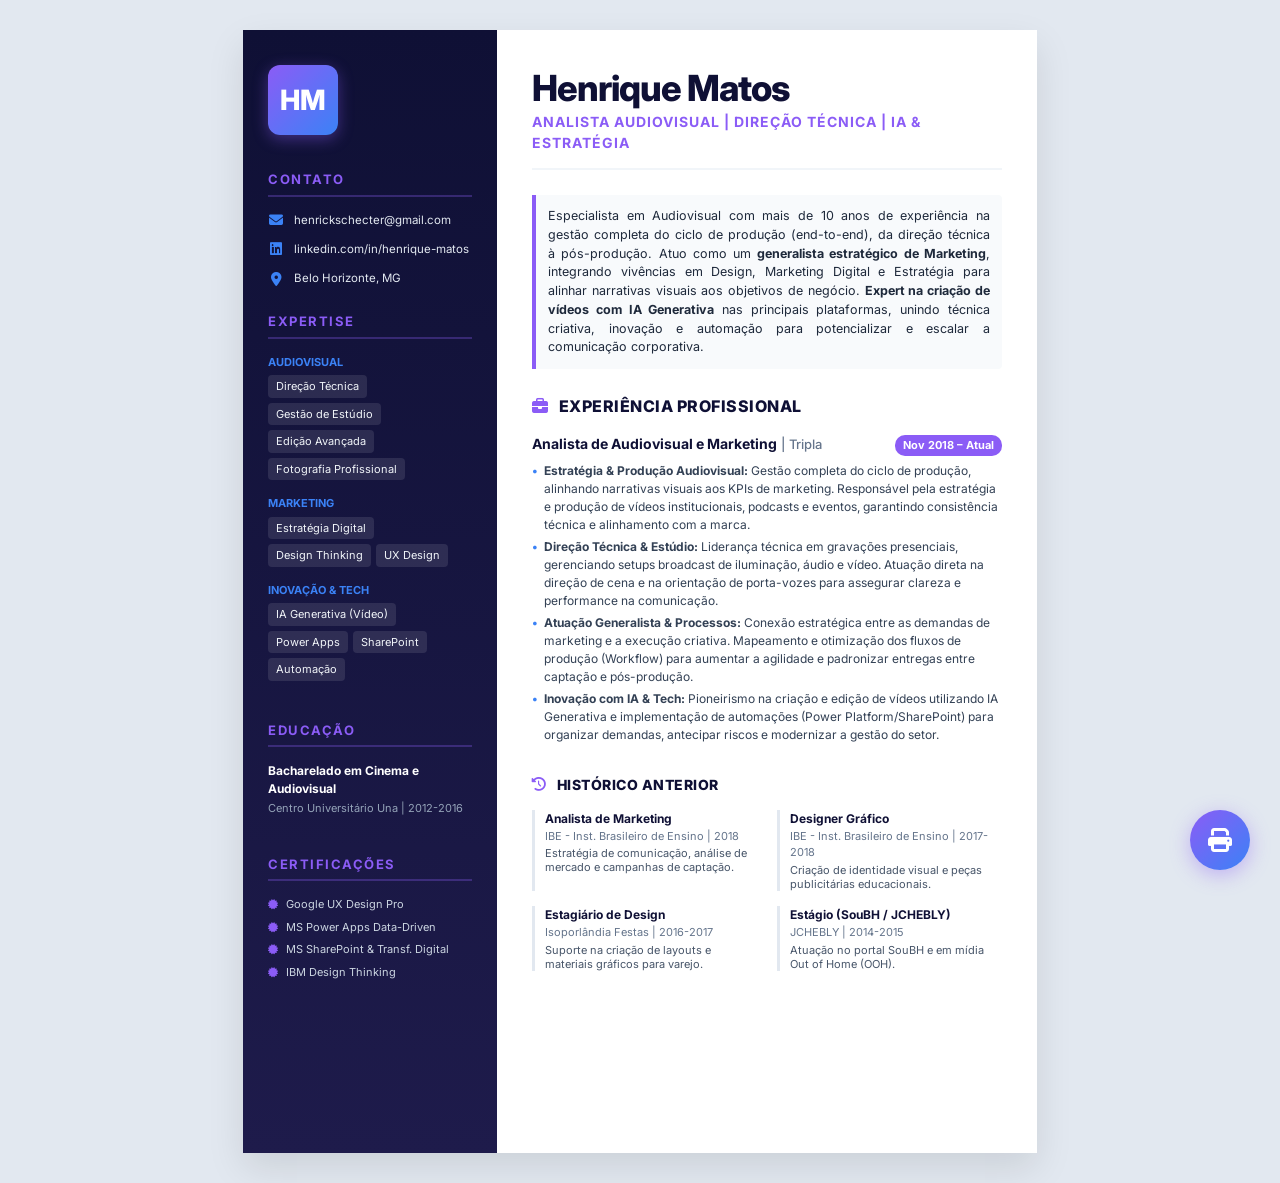
<file: curriculo2.html>
<!DOCTYPE html>
<html lang="pt-BR">
<head>
    <meta charset="UTF-8">
    <meta name="viewport" content="width=device-width, initial-scale=1.0">
    <title>Currículo Henrique Matos - Moderno</title>
    
    <!-- Fonte Inter (Sem Serifa, Moderna, Tech) -->
    <link rel="preconnect" href="https://fonts.googleapis.com">
    <link rel="preconnect" href="https://fonts.gstatic.com" crossorigin>
    <link href="https://fonts.googleapis.com/css2?family=Inter:wght@300;400;600;700;800&display=swap" rel="stylesheet">
    
    <!-- Ícones -->
    <link rel="stylesheet" href="https://cdnjs.cloudflare.com/ajax/libs/font-awesome/6.4.0/css/all.min.css">

    <style>
        :root {
            /* Paleta Azul e Roxo */
            --sidebar-bg: #0f1035; /* Azul Marinho Profundo / Roxo Escuro */
            --accent: #8b5cf6; /* Roxo Vibrante (Violet) */
            --accent-secondary: #3b82f6; /* Azul Tech */
            --text-main: #1e293b;
            --text-light: #64748b;
            --bg-body: #e2e8f0;
            --bg-paper: #ffffff;
        }

        * {
            box-sizing: border-box;
            margin: 0;
            padding: 0;
            -webkit-print-color-adjust: exact;
            print-color-adjust: exact;
        }

        body {
            background-color: var(--bg-body);
            font-family: 'Inter', sans-serif;
            color: var(--text-main);
            line-height: 1.5;
            display: flex;
            justify-content: center;
            padding: 30px 0;
            font-size: 13px; /* Tamanho otimizado para 1 página */
        }

        /* Configuração A4 */
        .resume-page {
            background-color: var(--bg-paper);
            width: 210mm;
            height: 297mm; /* Altura fixa A4 */
            box-shadow: 0 15px 35px rgba(0,0,0,0.1);
            position: relative;
            display: grid;
            grid-template-columns: 32% 68%; /* Sidebar mais estreita */
            overflow: hidden; /* Garante que nada vaze da página */
        }

        /* --- SIDEBAR (Esquerda) --- */
        .sidebar {
            background: linear-gradient(180deg, var(--sidebar-bg) 0%, #1e1b4b 100%);
            color: white;
            padding: 35px 25px;
            display: flex;
            flex-direction: column;
            gap: 25px;
        }

        .initials-logo {
            width: 70px;
            height: 70px;
            background: linear-gradient(135deg, var(--accent), var(--accent-secondary));
            color: white;
            border-radius: 12px;
            display: flex;
            align-items: center;
            justify-content: center;
            font-weight: 800;
            font-size: 28px;
            margin-bottom: 10px;
            box-shadow: 0 4px 15px rgba(139, 92, 246, 0.4);
        }

        .sidebar-section h3 {
            font-size: 13px;
            color: var(--accent);
            text-transform: uppercase;
            letter-spacing: 1.5px;
            font-weight: 700;
            margin-bottom: 15px;
            border-bottom: 2px solid rgba(139, 92, 246, 0.3);
            padding-bottom: 5px;
        }

        .contact-list {
            list-style: none;
            display: flex;
            flex-direction: column;
            gap: 12px;
        }

        .contact-list li {
            display: flex;
            align-items: center;
            gap: 10px;
            color: #e2e8f0;
            font-size: 11.5px;
        }

        .contact-list i {
            color: var(--accent-secondary);
            width: 16px;
            text-align: center;
            font-size: 14px;
        }

        .contact-list a {
            color: inherit;
            text-decoration: none;
        }

        /* Skill Tags */
        .skill-group { margin-bottom: 15px; }
        .skill-title { 
            font-size: 11px; 
            font-weight: 700; 
            color: var(--accent-secondary); 
            text-transform: uppercase; 
            margin-bottom: 5px; 
            display: block; 
        }
        .skill-tags { display: flex; flex-wrap: wrap; gap: 5px; }
        .tag {
            background: rgba(255,255,255,0.1);
            padding: 3px 8px;
            border-radius: 4px;
            font-size: 11px;
            color: #f1f5f9;
        }

        /* Education & Certs */
        .edu-item { margin-bottom: 12px; }
        .edu-degree { display: block; font-weight: 700; font-size: 12px; color: white; }
        .edu-school { font-size: 11px; color: #94a3b8; }
        
        .cert-list li {
            font-size: 11px;
            color: #cbd5e1;
            margin-bottom: 6px;
            display: flex;
            align-items: flex-start;
            gap: 8px;
        }
        .cert-list i { color: var(--accent); font-size: 10px; margin-top: 3px; }

        /* --- MAIN CONTENT (Direita) --- */
        .main-content {
            padding: 40px 35px;
            display: flex;
            flex-direction: column;
        }

        header {
            margin-bottom: 25px;
            border-bottom: 2px solid #f1f5f9;
            padding-bottom: 15px;
        }

        h1 {
            font-size: 36px;
            font-weight: 800;
            color: var(--sidebar-bg);
            line-height: 1;
            margin-bottom: 5px;
            letter-spacing: -1px;
        }

        .role-title {
            font-size: 14px;
            text-transform: uppercase;
            letter-spacing: 1px;
            color: var(--accent);
            font-weight: 700;
        }

        .summary {
            font-size: 12.5px;
            color: var(--text-main);
            margin-bottom: 25px;
            text-align: justify;
            background-color: #f8fafc;
            padding: 12px;
            border-left: 4px solid var(--accent);
            border-radius: 0 4px 4px 0;
        }

        .section-title {
            font-size: 16px;
            font-weight: 800;
            color: var(--sidebar-bg);
            text-transform: uppercase;
            letter-spacing: 0.5px;
            margin-bottom: 15px;
            display: flex;
            align-items: center;
            gap: 10px;
        }
        
        .section-title i { color: var(--accent); }

        /* Experience Layout */
        .job-item { margin-bottom: 18px; }
        
        .job-header {
            display: flex;
            justify-content: space-between;
            align-items: baseline;
            margin-bottom: 6px;
        }

        .job-role { font-weight: 700; font-size: 14px; color: var(--sidebar-bg); }
        .job-company { color: var(--text-light); font-weight: 500; font-size: 13px; }
        .job-date { 
            font-size: 11px; 
            font-weight: 700; 
            color: white; 
            background-color: var(--accent); 
            padding: 2px 8px; 
            border-radius: 10px; 
        }

        .job-desc ul { list-style: none; }
        .job-desc li {
            position: relative;
            padding-left: 12px;
            margin-bottom: 4px;
            font-size: 12px;
            color: #334155;
        }
        .job-desc li::before {
            content: "•";
            position: absolute;
            left: 0;
            color: var(--accent-secondary);
            font-weight: bold;
        }

        /* Compact Grid for Old Jobs */
        .compact-history {
            display: grid;
            grid-template-columns: 1fr 1fr;
            gap: 15px 20px;
            margin-top: 10px;
        }

        .compact-item {
            border-left: 3px solid #e2e8f0;
            padding-left: 10px;
        }
        
        .compact-role { font-weight: 700; font-size: 12px; color: var(--sidebar-bg); display: block;}
        .compact-details { font-size: 11px; color: var(--text-light); display: block; margin-bottom: 2px;}
        .compact-desc { font-size: 11px; color: #475569; line-height: 1.3;}

        /* Print Button */
        .print-btn {
            position: fixed;
            bottom: 30px;
            right: 30px;
            background: linear-gradient(135deg, var(--accent), var(--accent-secondary));
            color: white;
            border: none;
            width: 60px;
            height: 60px;
            border-radius: 50%;
            cursor: pointer;
            box-shadow: 0 5px 20px rgba(139, 92, 246, 0.4);
            display: flex;
            align-items: center;
            justify-content: center;
            font-size: 24px;
            transition: transform 0.2s;
            z-index: 1000;
        }
        .print-btn:hover { transform: scale(1.1); }

        @media print {
            body { padding: 0; background: none; }
            .resume-page { width: 100%; height: 100%; box-shadow: none; margin: 0; }
            .print-btn { display: none; }
        }
        @media (max-width: 768px) {
            .resume-page { grid-template-columns: 1fr; height: auto; }
            .sidebar, .main-content { padding: 30px; }
        }
    </style>
</head>
<body>

    <button class="print-btn" onclick="window.print()" title="Salvar como PDF">
        <i class="fa-solid fa-print"></i>
    </button>

    <div class="resume-page">
        <!-- SIDEBAR -->
        <aside class="sidebar">
            <div class="initials-logo">HM</div>

            <div class="sidebar-section">
                <h3>Contato</h3>
                <ul class="contact-list">
                    <li><i class="fa-solid fa-envelope"></i> henrickschecter@gmail.com</li>
                    <li><i class="fa-brands fa-linkedin"></i> linkedin.com/in/henrique-matos</li>
                    <li><i class="fa-solid fa-location-dot"></i> Belo Horizonte, MG</li>
                </ul>
            </div>

            <div class="sidebar-section">
                <h3>Expertise</h3>
                
                <div class="skill-group">
                    <span class="skill-title">Audiovisual</span>
                    <div class="skill-tags">
                        <span class="tag">Direção Técnica</span>
                        <span class="tag">Gestão de Estúdio</span>
                        <span class="tag">Edição Avançada</span>
                        <span class="tag">Fotografia Profissional</span>
                    </div>
                </div>

                <div class="skill-group">
                    <span class="skill-title">Marketing</span>
                    <div class="skill-tags">
                        <span class="tag">Estratégia Digital</span>
                        <span class="tag">Design Thinking</span>
                        <span class="tag">UX Design</span>
                    </div>
                </div>

                <div class="skill-group">
                    <span class="skill-title">Inovação & Tech</span>
                    <div class="skill-tags">
                        <span class="tag">IA Generativa (Vídeo)</span>
                        <span class="tag">Power Apps</span>
                        <span class="tag">SharePoint</span>
                        <span class="tag">Automação</span>
                    </div>
                </div>
            </div>

            <div class="sidebar-section">
                <h3>Educação</h3>
                <div class="edu-item">
                    <span class="edu-degree">Bacharelado em Cinema e Audiovisual</span>
                    <span class="edu-school">Centro Universitário Una | 2012-2016</span>
                </div>
            </div>

            <div class="sidebar-section">
                <h3>Certificações</h3>
                <ul class="cert-list">
                    <li><i class="fa-solid fa-certificate"></i> Google UX Design Pro</li>
                    <li><i class="fa-solid fa-certificate"></i> MS Power Apps Data-Driven</li>
                    <li><i class="fa-solid fa-certificate"></i> MS SharePoint & Transf. Digital</li>
                    <li><i class="fa-solid fa-certificate"></i> IBM Design Thinking</li>
                </ul>
            </div>
        </aside>

        <!-- MAIN CONTENT -->
        <main class="main-content">
            <header>
                <h1>Henrique Matos</h1>
                <p class="role-title">Analista Audiovisual | Direção Técnica | IA & Estratégia</p>
            </header>

            <div class="summary">
                Especialista em Audiovisual com mais de 10 anos de experiência na gestão completa do ciclo de produção (end-to-end), da direção técnica à pós-produção. Atuo como um <strong>generalista estratégico de Marketing</strong>, integrando vivências em Design, Marketing Digital e Estratégia para alinhar narrativas visuais aos objetivos de negócio. <strong>Expert na criação de vídeos com IA Generativa</strong> nas principais plataformas, unindo técnica criativa, inovação e automação para potencializar e escalar a comunicação corporativa.
            </div>

            <section>
                <h2 class="section-title"><i class="fa-solid fa-briefcase"></i> Experiência Profissional</h2>

                <!-- Cargo Atual -->
                <div class="job-item">
                    <div class="job-header">
                        <div>
                            <span class="job-role">Analista de Audiovisual e Marketing</span>
                            <span class="job-company"> | Tripla</span>
                        </div>
                        <span class="job-date">Nov 2018 – Atual</span>
                    </div>
                    <div class="job-desc">
                        <ul>
                            <li><strong>Estratégia & Produção Audiovisual:</strong> Gestão completa do ciclo de produção, alinhando narrativas visuais aos KPIs de marketing. Responsável pela estratégia e produção de vídeos institucionais, podcasts e eventos, garantindo consistência técnica e alinhamento com a marca.</li>
                            <li><strong>Direção Técnica & Estúdio:</strong> Liderança técnica em gravações presenciais, gerenciando setups broadcast de iluminação, áudio e vídeo. Atuação direta na direção de cena e na orientação de porta-vozes para assegurar clareza e performance na comunicação.</li>
                            <li><strong>Atuação Generalista & Processos:</strong> Conexão estratégica entre as demandas de marketing e a execução criativa. Mapeamento e otimização dos fluxos de produção (Workflow) para aumentar a agilidade e padronizar entregas entre captação e pós-produção.</li>
                            <li><strong>Inovação com IA & Tech:</strong> Pioneirismo na criação e edição de vídeos utilizando IA Generativa e implementação de automações (Power Platform/SharePoint) para organizar demandas, antecipar riscos e modernizar a gestão do setor.</li>
                        </ul>
                    </div>
                </div>

                <!-- Histórico Compacto -->
                <h2 class="section-title" style="margin-top: 30px; font-size: 14px;"><i class="fa-solid fa-clock-rotate-left"></i> Histórico Anterior</h2>
                
                <div class="compact-history">
                    <div class="compact-item">
                        <span class="compact-role">Analista de Marketing</span>
                        <span class="compact-details">IBE - Inst. Brasileiro de Ensino | 2018</span>
                        <p class="compact-desc">Estratégia de comunicação, análise de mercado e campanhas de captação.</p>
                    </div>

                    <div class="compact-item">
                        <span class="compact-role">Designer Gráfico</span>
                        <span class="compact-details">IBE - Inst. Brasileiro de Ensino | 2017-2018</span>
                        <p class="compact-desc">Criação de identidade visual e peças publicitárias educacionais.</p>
                    </div>

                    <div class="compact-item">
                        <span class="compact-role">Estagiário de Design</span>
                        <span class="compact-details">Isoporlândia Festas | 2016-2017</span>
                        <p class="compact-desc">Suporte na criação de layouts e materiais gráficos para varejo.</p>
                    </div>

                    <div class="compact-item">
                        <span class="compact-role">Estágio (SouBH / JCHEBLY)</span>
                        <span class="compact-details">JCHEBLY | 2014-2015</span>
                        <p class="compact-desc">Atuação no portal SouBH e em mídia Out of Home (OOH).</p>
                    </div>
                </div>
            </section>
        </main>
    </div>

</body>
</html>
</file>
